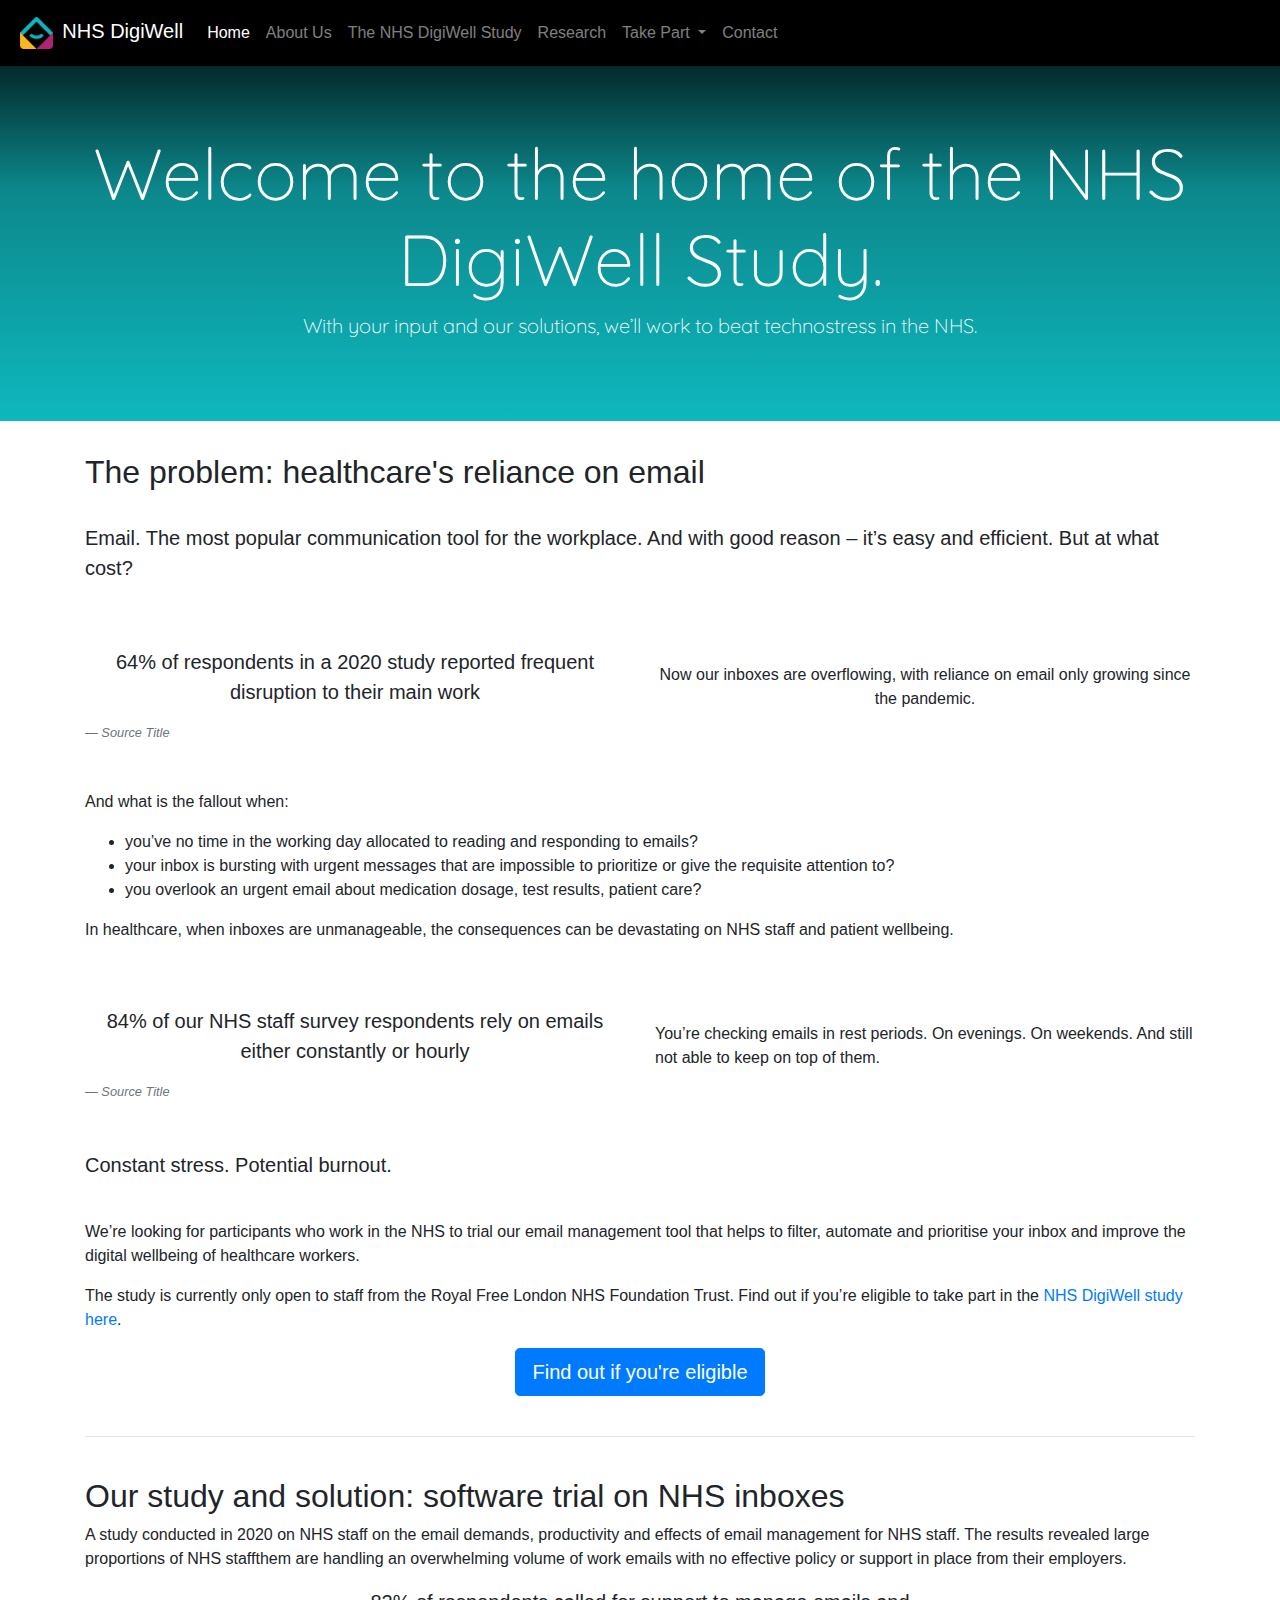
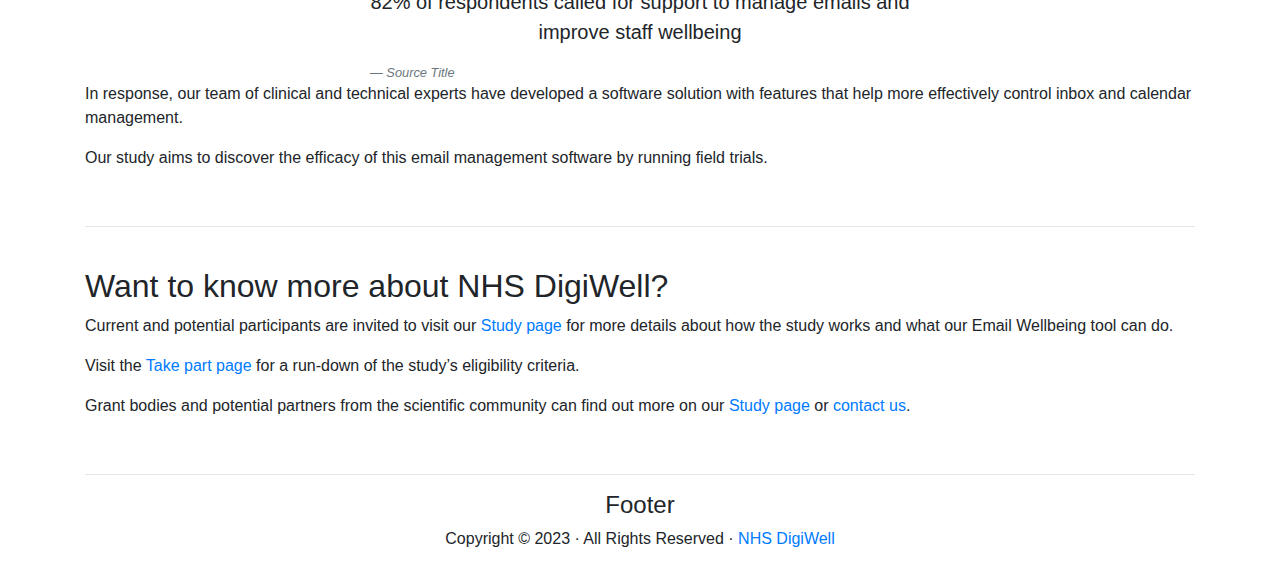
<file: index.html>
<!DOCTYPE html>
<html lang="en">
  <head>
    <meta charset="UTF-8">
    <meta http-equiv="X-UA-Compatible" content="IE=edge">
    <meta name="viewport" content="width=device-width, initial-scale=1">
    <title>NHS DigiWell</title>

    <!-- Bootstrap -->
    <link href="css/bootstrap-4.4.1.css" rel="stylesheet">
    <link href="css/style.css" rel="stylesheet">

  </head>
  <body>
    <nav class="navbar navbar-expand-lg navbar-dark">
       <a class="navbar-brand" href="index.html"><img src="images/airemail_logo.png" alt="" class="img-fluid" style="max-height: 32px; margin: 4px;" /> NHS DigiWell</a>
       <button class="navbar-toggler" type="button" data-toggle="collapse" data-target="#navbarSupportedContent" aria-controls="navbarSupportedContent" aria-expanded="false" aria-label="Toggle navigation">
       <span class="navbar-toggler-icon"></span>
       </button>
       <div class="collapse navbar-collapse" id="navbarSupportedContent">
          <ul class="navbar-nav mr-auto">
             <li class="nav-item active">
                <a class="nav-link" href="index.html">Home <span class="sr-only">(current)</span></a>
             </li>
             <li class="nav-item">
                <a class="nav-link" href="aboutus.html">About Us</a>
             </li>
             <li class="nav-item">
                <a class="nav-link" href="study.html">The NHS DigiWell Study</a>
             </li>
             <li class="nav-item">
                <a class="nav-link" href="research.html">Research</a>
             </li>
             <li class="nav-item dropdown">
                <a class="nav-link dropdown-toggle" href="#" id="navbarDropdown" role="button" data-toggle="dropdown" aria-haspopup="true" aria-expanded="false">
                Take Part
                </a>
                <div class="dropdown-menu" aria-labelledby="navbarDropdown">
                   <a class="dropdown-item" href="https://nhs.sharepoint.com/sites/msteams_a1485e">Take Part</a>
                   <a class="dropdown-item" href="https://nhs.sharepoint.com/sites/msteams_a1485e">Tips and Tricks</a>
                </div>
             </li>
             <li class="nav-item">
                <a class="nav-link" href="#">Contact</a>
             </li>
          </ul>
<!--
          <form class="form-inline my-2 my-lg-0">
             <input class="form-control mr-sm-2" type="search" placeholder="Search" aria-label="Search">
             <button class="btn btn-outline-success my-2 my-sm-0" type="submit">Search</button>
          </form>
-->
       </div>
    </nav>

    <div class="jumbotron jumbotron-fluid text-center">
       <h1 class="display-3">Welcome to the home of the NHS DigiWell Study.</h1>
       <p class="lead">With your input and our solutions, we’ll work to beat technostress in the NHS.</p>
<!--
       <hr class="my-4">
       <p>This is a simple hero unit, a simple jumbotron-style component for calling extra attention to featured content or information.</p>
       <p class="lead">
          <a class="btn btn-primary btn-lg" href="#" role="button">Learn more</a>
       </p>
-->
    </div>
    <div class="container">
       <div class="row">
          <div class="col-lg-12">
			  <h2>The problem: healthcare's reliance on email</h2><br />
			  <p class="lead">Email. The most popular communication tool for the workplace. And with good reason – it’s easy and efficient. But at what cost?</p><br />
		   </div>
       </div>
		<div class="row align-items-center">
			<div class="col-md-6 offset-md-0 col-sm-10 offset-sm-1"><br />
				<blockquote class="text-center blockquote"><p>64% of respondents in a 2020 study reported frequent disruption to their main work</p></blockquote>
				<figcaption class="blockquote-footer"><cite title="Source Title">Source Title</cite></figcaption><br />
			</div>
			<div class="col-md-6 text-center"><br />
				<p>Now our inboxes are overflowing, with reliance on email only growing since the pandemic. </p><br />
			</div>
		</div>
		<div class="row">
			<div class="col-md-12"><br />
				<p>And what is the fallout when:</p>
				<ul>
					<li>you’ve no time in the working day allocated to reading and responding to emails?</li>
					<li>your inbox is bursting with urgent messages that are impossible to prioritize or give the requisite attention to?</li>
					<li>you overlook an urgent email about medication dosage, test results, patient care? </li>
				</ul>
				<p>In healthcare, when inboxes are unmanageable, the consequences can be devastating on NHS staff and patient wellbeing.</p><br />
			</div>
		</div>
		<div class="row align-items-center">
			<div class="col-md-6 offset-md-0 col-sm-10 offset-sm-1"><br />
				<blockquote class="text-center blockquote"><p>84% of our NHS staff survey respondents rely on emails either constantly or hourly</p></blockquote>
				<figcaption class="blockquote-footer"><cite title="Source Title">Source Title</cite></figcaption><br />
			</div>
			<div class="col-md-6"><br />
				<p>You’re checking emails in rest periods. On evenings. On weekends. And still not able to keep on top of them.</p><br />
			</div>
		</div>
		<div class="row">
			<div class="col-md-12"><br />
				<p class="lead">Constant stress. Potential burnout.</p><br />
				<p>We’re looking for participants who work in the NHS to trial our email management tool that helps to filter, automate and prioritise your inbox and improve the digital wellbeing of healthcare workers.</p>
				<p>The study is currently only open to staff from the Royal Free London NHS Foundation Trust. Find out if you’re eligible to take part in the <a href="study.html">NHS DigiWell study here</a>.</p>
			</div>
			<div class="col-md-12 text-center">
 				<a href="study.html"><button type="button" class="btn btn-lg btn-primary">Find out if you're eligible</button></a>
			</div>
		</div>
       <br>
       <hr>
       <br>
		
       <div class="row">
          <div class="col-lg-12">
			  <h2>Our study and solution: software trial on NHS inboxes </h2>
			  <p>A study conducted in 2020 on NHS staff on  the email demands, productivity and effects of email management for NHS staff. The results revealed large proportions of NHS staffthem are handling an overwhelming volume of work emails with no effective policy or support in place from their employers.</p>
		   </div>
       </div>
		
		<div class="row align-items-center">
			<div class="col-lg-6 offset-lg-3 col-sm-10 offset-sm-1">
				<blockquote class="text-center blockquote"><p>82% of respondents called for support to manage emails and improve staff wellbeing</p></blockquote>
				<figcaption class="blockquote-footer"><cite title="Source Title">Source Title</cite></figcaption>
			</div>
		</div>
		
       <div class="row">
          <div class="col-lg-12">
			  <p>In response, our team of clinical and technical experts have developed a software solution with features that help more effectively control inbox and calendar management.</p>
			  <p>Our study aims to discover the efficacy of this email management software by running field trials.  </p>
		   </div>
       </div>
		
		<br /><hr /><br />
		
       <div class="row">
		   <div class="col-lg-12">
				<h2>Want to know more about NHS DigiWell?</h2>
				<p>Current and potential participants are invited to visit our <a href="study.html">Study page</a> for more details about how the study works and what our Email Wellbeing tool can do.</p>
			   	<p>Visit the <a href="study.html">Take part page</a> for a run-down of the study’s eligibility criteria.</p>
				<p>Grant bodies and potential partners from the scientific community can find out more on our <a href="study.html">Study page</a> or <a href="#">contact us</a>.</p>
		   </div>
       </div>
<!--
       <div class="row">
          <div class="col-md-4">
             <div class="card">
                <img class="card-img-top" src="images/card-img.png" alt="Card image cap">
                <div class="card-body">
                   <h4 class="card-title">Card title</h4>
                   <p class="card-text">Some quick example text to build on the card title and make up the bulk of the card's content.</p>
                   <br><br>
                   <a href="#" class="btn btn-primary">Go somewhere</a>
                </div>
             </div>
          </div>
          <div class="col-md-4">
             <div class="card">
                <div class="card-body">
                   <h5 class="card-title">Card title</h5>
                   <h6 class="card-subtitle mb-2 text-muted">Card subtitle</h6>
                   <p class="card-text">Some quick example text to build on the card title and make up the bulk of the card's content.</p>
                   <a href="#" class="card-link">Card link</a>
                   <a href="#" class="card-link">Another link</a>
                </div>
             </div>
             <br>
             <br/>
             <div class="card">
                <div class="card-header">
                   Featured
                </div>
                <ul class="list-group list-group-flush">
                   <li class="list-group-item">Cras justo odio</li>
                   <li class="list-group-item">Dapibus ac facilisis in</li>
                   <li class="list-group-item">Vestibulum at eros</li>
                </ul>
             </div>
          </div>
          <div class="col-md-4">
             <div class="card">
                <img class="card-img-top" src="images/card-img.png" alt="Card image cap">
                <div class="card-body">
                   <h5 class="card-title">Card title</h5>
                   <p class="card-text">Some text to build on the card's content.</p>
                </div>
                <ul class="list-group list-group-flush">
                   <li class="list-group-item">Cras justo odio</li>
                   <li class="list-group-item">Dapibus ac facilisis in</li>
                </ul>
                <div class="card-body">
                   <a href="#" class="card-link">Card link</a>
                   <a href="#" class="card-link">Another link</a>
                </div>
             </div>
          </div>
       </div>
       <br/>
       <br/>
       <div class="row">
          <div class=" col-md-4"> Click here to select this<strong> column.</strong> Always place your content within a column. Columns are indicated by a dashed blue line. </div>
          <div class="col-md-4 "> You can <strong>resize a column</strong> using the handle on the right. Drag it to increase or reduce the number of columns.</div>
          <div class="col-md-4 "> You can <strong>offset a column</strong> using the handle on the left. Drag it to increase or reduce the offset. </div>
       </div>
       <br/>
       <br/>
       <div class="row">
          <div class="col-md-6 text-center">
             <div class="card">
                <div class="card-body">
                   <h3>Adding <strong>Buttons</strong></h3>
                   <p>Quickly add buttons to your page by using the button component in the insert panel. </p>
                   <button type="button" class="btn btn-info btn-md">Info Button</button>
                   <button type="button" class="btn btn-success btn-md">Success Button</button>
                </div>
             </div>
          </div>
          <div class="text-center col-md-6">
             <div class="card">
                <div class="card-body">
                   <h3>Adding <strong>Badges</strong></h3>
                   <p>Using the insert panel, add badge to your page by using the badge component.</p>
                   <span class="badge badge-info">Info Badge</span> <span class="badge badge-danger">Danger Badge</span>
                </div>
             </div>
          </div>
       </div>
-->
       <br>
       <hr>
       <div class="row">
          <div class="text-center col-lg-6 offset-lg-3">
             <h4>Footer </h4>
             <p>Copyright &copy; 2023 &middot; All Rights Reserved &middot; <a href="#" >NHS DigiWell</a></p>
          </div>
       </div>
    </div>
    <!-- jQuery (necessary for Bootstrap's JavaScript plugins) --> 
    <script src="js/jquery-3.4.1.min.js"></script>

    <!-- Include all compiled plugins (below), or include individual files as needed --> 
    <script src="js/popper.min.js"></script>
    <script src="js/bootstrap-4.4.1.js"></script>
  </body>
</html>
</file>
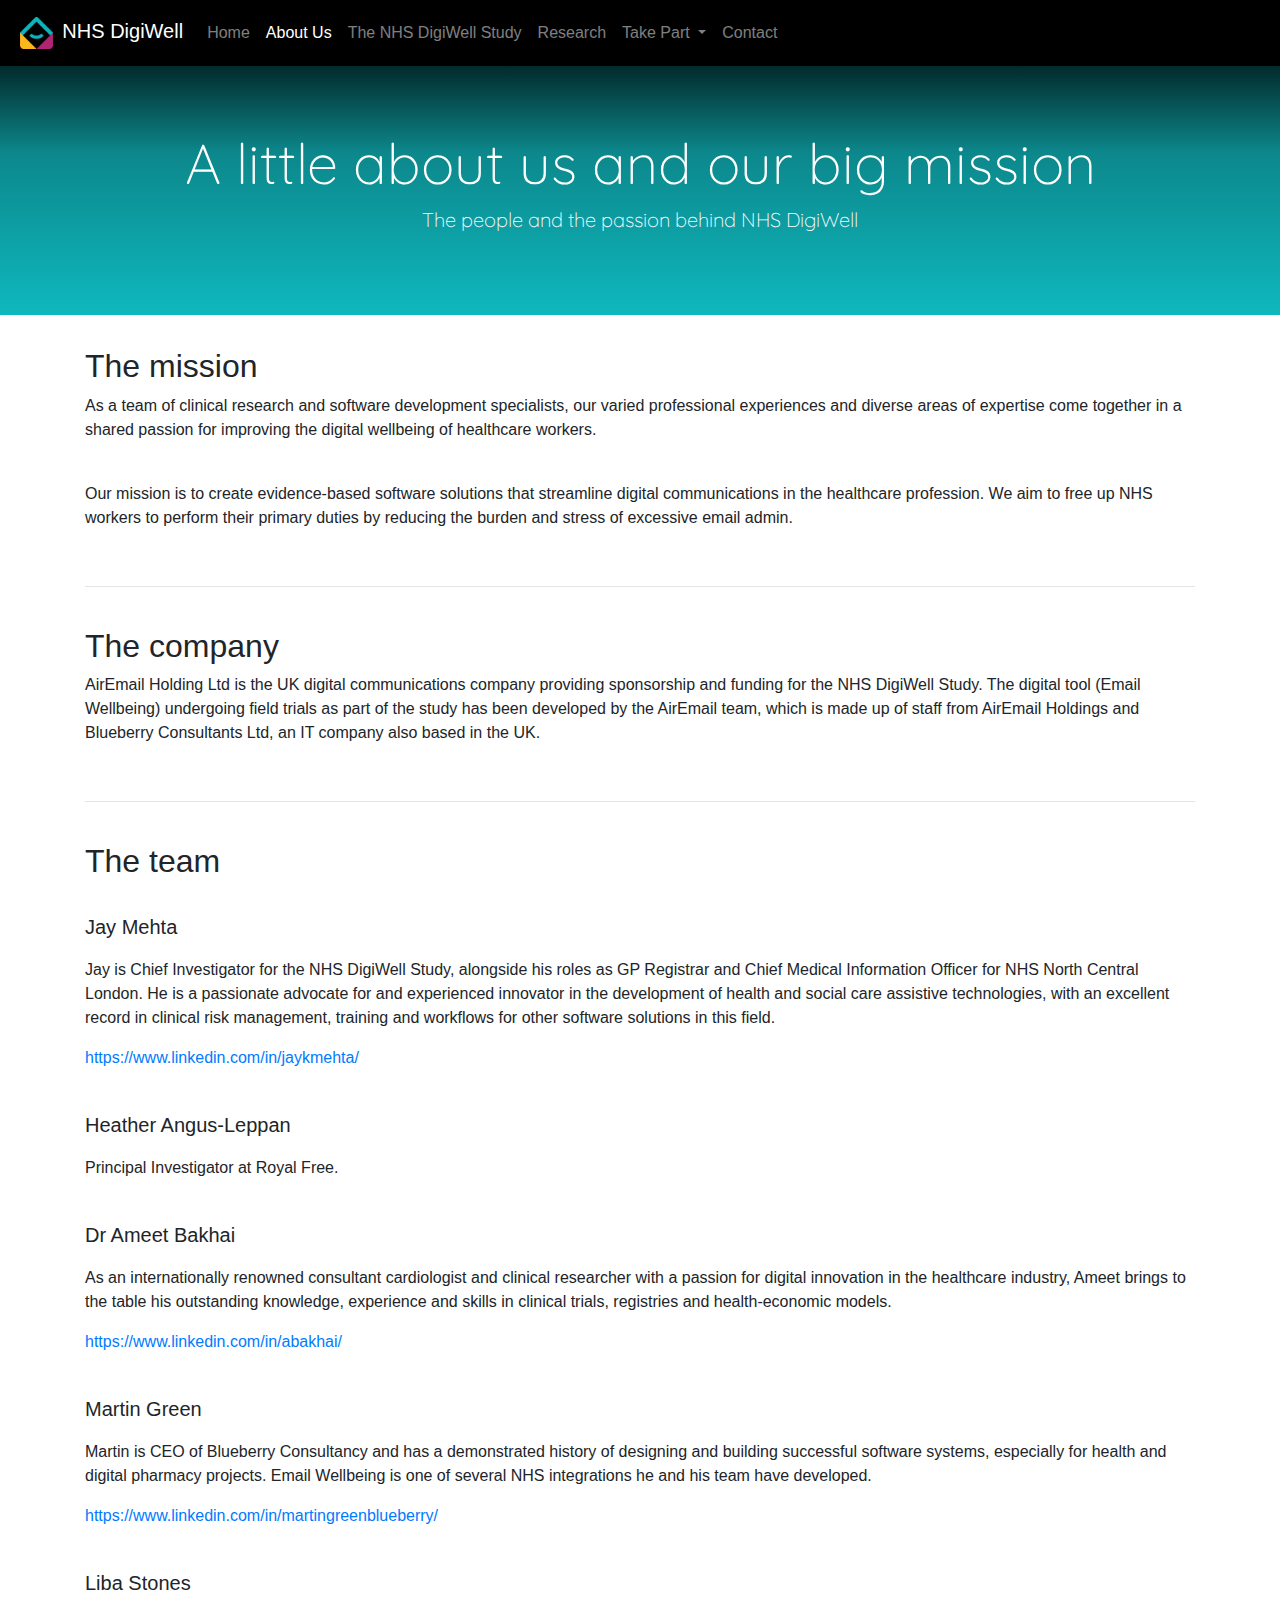
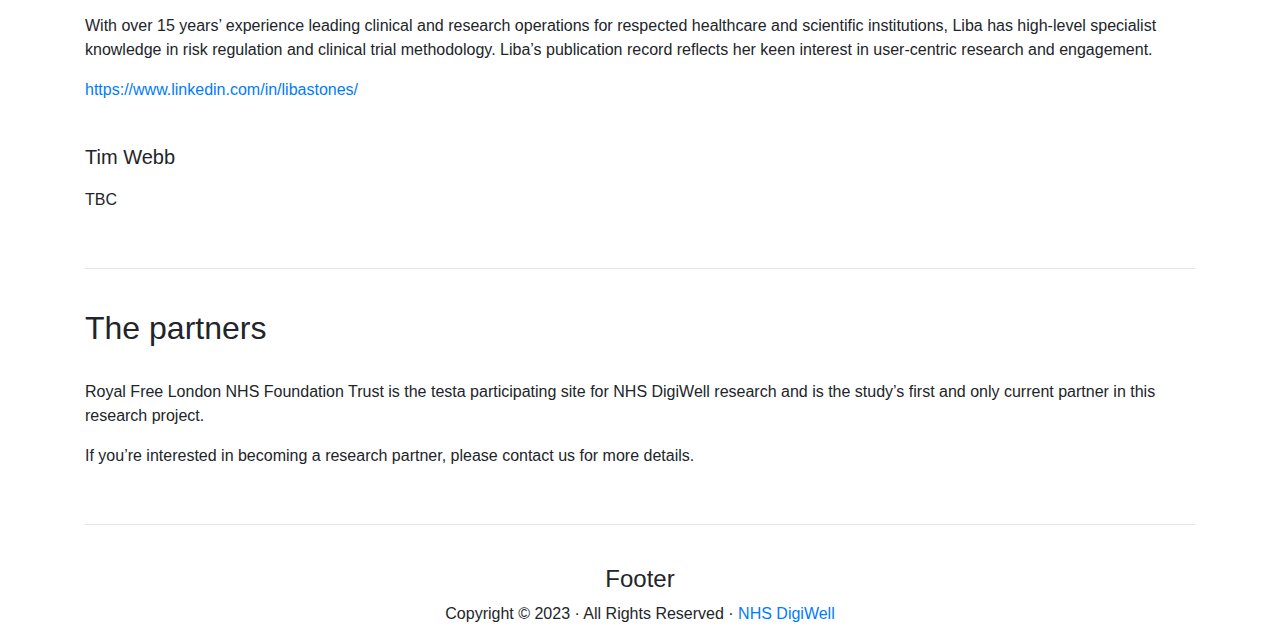
<file: aboutus.html>
<!DOCTYPE html>
<html lang="en">
  <head>
    <meta charset="UTF-8">
    <meta http-equiv="X-UA-Compatible" content="IE=edge">
    <meta name="viewport" content="width=device-width, initial-scale=1">
    <title>NHS DigiWell: About Us</title>

    <!-- Bootstrap -->
    <link href="css/bootstrap-4.4.1.css" rel="stylesheet">
    <link href="css/style.css" rel="stylesheet">

  </head>
  <body>
    <nav class="navbar navbar-expand-lg navbar-dark">
       <a class="navbar-brand" href="index.html"><img src="images/airemail_logo.png" alt="" class="img-fluid" style="max-height: 32px; margin: 4px;" /> NHS DigiWell</a>
       <button class="navbar-toggler" type="button" data-toggle="collapse" data-target="#navbarSupportedContent" aria-controls="navbarSupportedContent" aria-expanded="false" aria-label="Toggle navigation">
       <span class="navbar-toggler-icon"></span>
       </button>
       <div class="collapse navbar-collapse" id="navbarSupportedContent">
          <ul class="navbar-nav mr-auto">
             <li class="nav-item">
                <a class="nav-link" href="index.html">Home</a>
             </li>
             <li class="nav-item active">
                <a class="nav-link" href="aboutus.html">About Us <span class="sr-only">(current)</span></a>
             </li>
             <li class="nav-item">
                <a class="nav-link" href="study.html">The NHS DigiWell Study</a>
             </li>
             <li class="nav-item">
                <a class="nav-link" href="research.html">Research</a>
             </li>
             <li class="nav-item dropdown">
                <a class="nav-link dropdown-toggle" href="#" id="navbarDropdown" role="button" data-toggle="dropdown" aria-haspopup="true" aria-expanded="false">
                Take Part
                </a>
                <div class="dropdown-menu" aria-labelledby="navbarDropdown">
                   <a class="dropdown-item" href="https://nhs.sharepoint.com/sites/msteams_a1485e">Take Part</a>
                   <a class="dropdown-item" href="https://nhs.sharepoint.com/sites/msteams_a1485e">Tips and Tricks</a>
                </div>
             </li>
             <li class="nav-item">
                <a class="nav-link" href="#">Contact</a>
             </li>
          </ul>
<!--
          <form class="form-inline my-2 my-lg-0">
             <input class="form-control mr-sm-2" type="search" placeholder="Search" aria-label="Search">
             <button class="btn btn-outline-success my-2 my-sm-0" type="submit">Search</button>
          </form>
-->
       </div>
    </nav>

    <div class="jumbotron jumbotron-fluid text-center">
       <h1 class="display-4">A little about us and our big mission</h1>
       <p class="lead">The people and the passion behind NHS DigiWell</p>
    </div>
    <div class="container">
       <div class="row">
          <div class="col-lg-12">
			  <h2>The mission</h2>
			  <p>As a team of clinical research and software development specialists, our varied professional experiences and diverse areas of expertise come together in a shared passion for improving the digital wellbeing of healthcare workers.</p><br />
				<p>Our mission is to create evidence-based software solutions that streamline digital communications in the healthcare profession. We aim to free up NHS workers to perform their primary duties by reducing the burden and stress of excessive email admin. </p>
		   </div>
       </div>
		<br /><hr /><br />
       <div class="row">
          <div class="col-lg-12">
			  <h2>The company</h2>
			  <p>AirEmail Holding Ltd is the UK digital communications company providing sponsorship and funding for the NHS DigiWell Study. The digital tool (Email Wellbeing) undergoing field trials as part of the study has been developed by the AirEmail team, which is made up of staff from AirEmail Holdings and Blueberry Consultants Ltd, an IT company also based in the UK. </p>
		   </div>
       </div>
		<br /><hr /><br />
       <div class="row">
          <div class="col-lg-12">
			  <h2>The team</h2>
			  <br />
			  <p class="lead">Jay Mehta</p>
			  <p>Jay is Chief Investigator for the NHS DigiWell Study, alongside his roles as GP Registrar and Chief Medical Information Officer for NHS North Central London. He is a passionate advocate for and experienced innovator in the development of health and social care assistive technologies, with an excellent record in clinical risk management, training and workflows for other software solutions in this field.</p>
			  <p><a href="https://www.linkedin.com/in/jaykmehta/" target="_blank">https://www.linkedin.com/in/jaykmehta/</a></p>
			  <br />
			  <p class="lead">Heather Angus-Leppan</p>
			  <p>Principal Investigator at Royal Free.</p>
			  <br />
			  <p class="lead">Dr Ameet Bakhai</p>
			  <p>As an internationally renowned consultant cardiologist and clinical researcher with a passion for digital innovation in the healthcare industry, Ameet brings to the table his outstanding knowledge, experience and skills in clinical trials, registries and health-economic models.</p>
				<p><a href="https://www.linkedin.com/in/abakhai/" target="_blank">https://www.linkedin.com/in/abakhai/</a></p>
			  
			  <br />
			  <p class="lead">Martin Green</p>
			  <p>Martin is CEO of Blueberry Consultancy and has a demonstrated history of designing and building successful software systems, especially for health and digital pharmacy projects. Email Wellbeing is one of several NHS integrations he and his team have developed.</p>
				<p><a href="https://www.linkedin.com/in/martingreenblueberry/" target="_blank">https://www.linkedin.com/in/martingreenblueberry/</a></p>
			  <br />
			  <p class="lead">Liba Stones</p>
			  <p>With over 15 years’ experience leading clinical and research operations for respected healthcare and scientific institutions, Liba has high-level specialist knowledge in risk regulation and clinical trial methodology. Liba’s publication record reflects her keen interest in user-centric research and engagement. </p>
				<p><a href="https://www.linkedin.com/in/libastones/" target="_blank">https://www.linkedin.com/in/libastones/</a></p>
			  <br />
			  
			  <p class="lead">Tim Webb</p>
			  <p>TBC</p>
			  
		   </div>
       </div>
		<br /><hr /><br />
       <div class="row">
          <div class="col-lg-12">
			  <h2>The partners</h2>
			  <br />
			  <p>Royal Free London NHS Foundation Trust is the testa participating site for NHS DigiWell research and is the study’s first and only current partner in this research project.</p>
				<p>If you’re interested in becoming a research partner, please contact us for more details.</p>
		   </div>
       </div>
		
		
       <br><hr><br />
       <div class="row">
          <div class="text-center col-lg-6 offset-lg-3">
             <h4>Footer </h4>
             <p>Copyright &copy; 2023 &middot; All Rights Reserved &middot; <a href="#" >NHS DigiWell</a></p>
          </div>
       </div>
    </div>
    <!-- jQuery (necessary for Bootstrap's JavaScript plugins) --> 
    <script src="js/jquery-3.4.1.min.js"></script>

    <!-- Include all compiled plugins (below), or include individual files as needed --> 
    <script src="js/popper.min.js"></script>
    <script src="js/bootstrap-4.4.1.js"></script>
  </body>
</html>
</file>
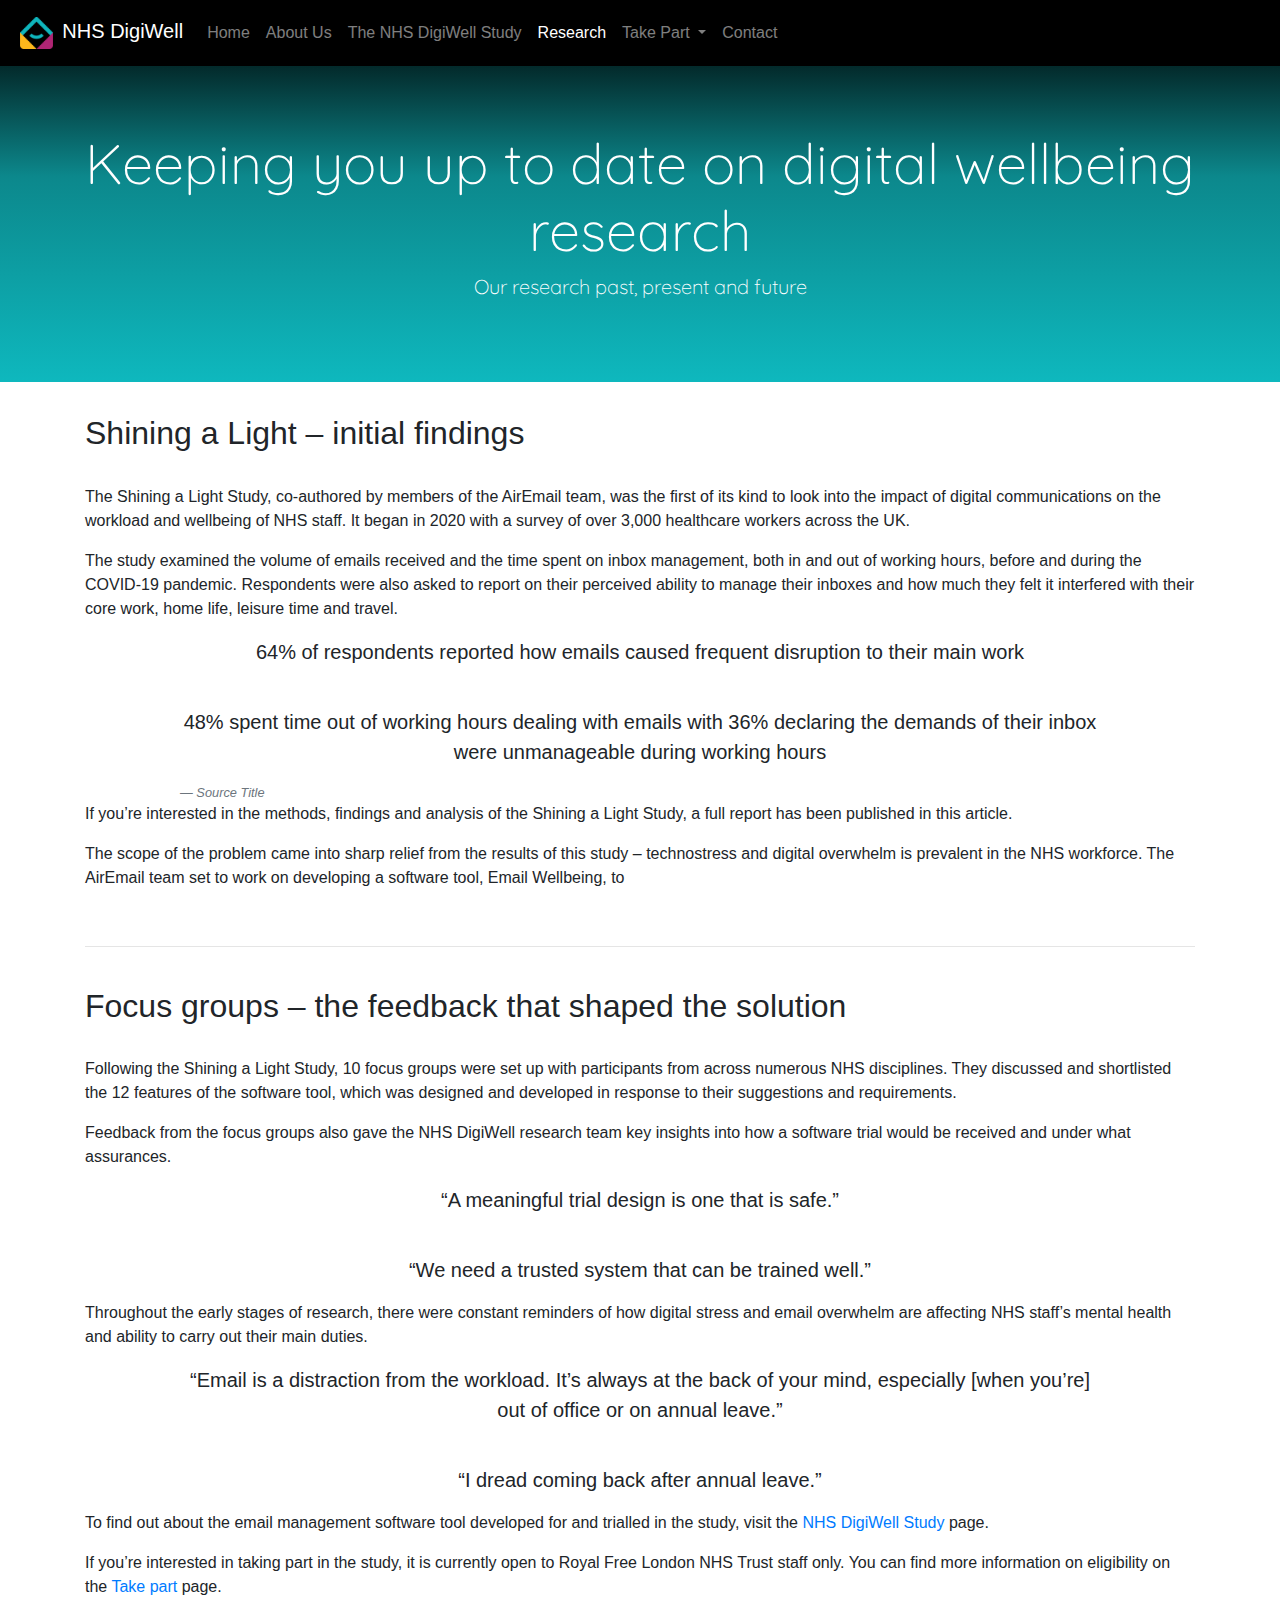
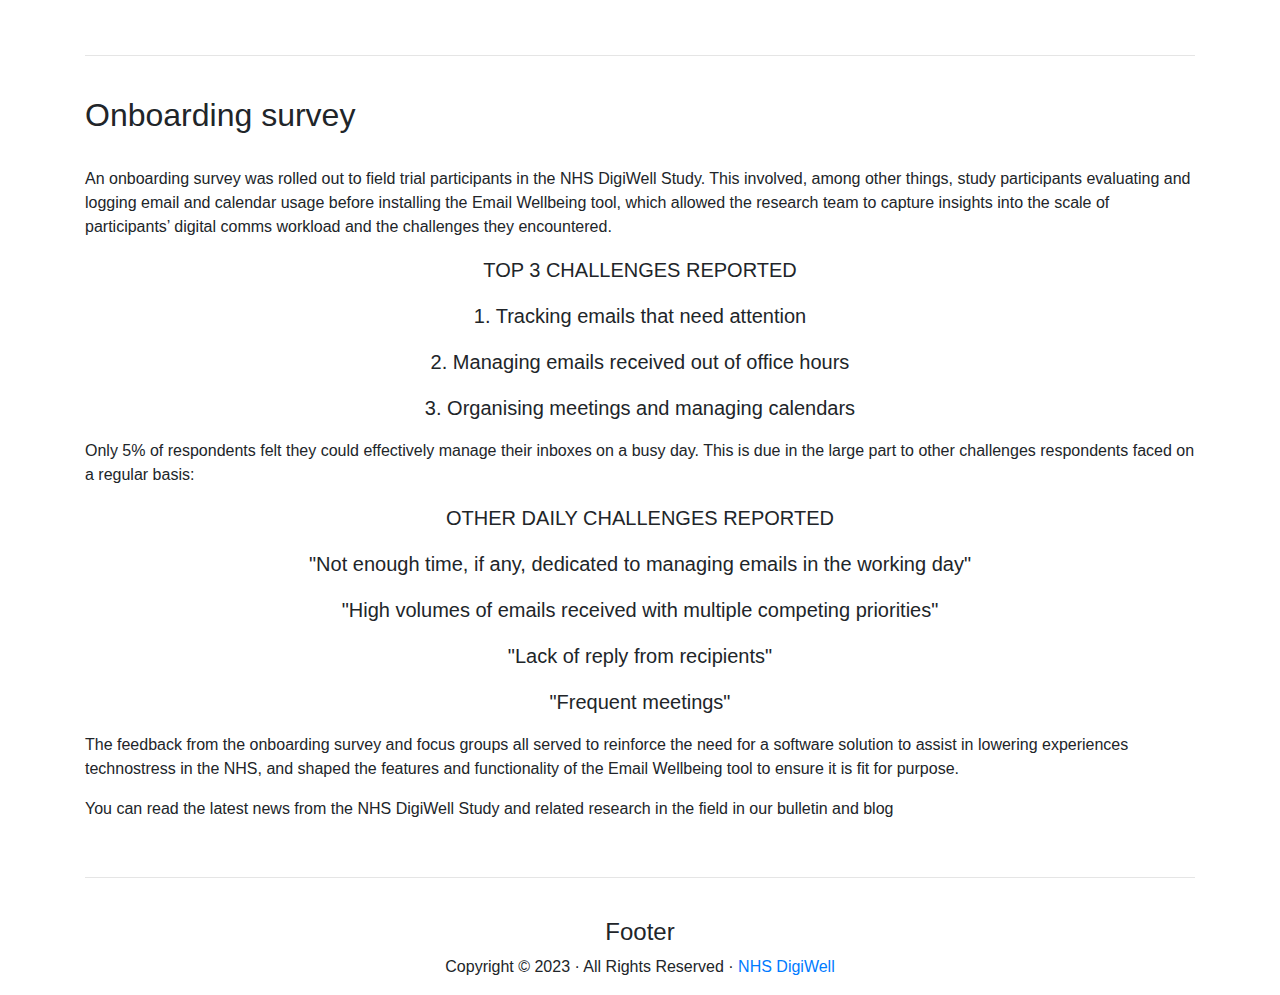
<file: research.html>
<!DOCTYPE html>
<html lang="en">
  <head>
    <meta charset="UTF-8">
    <meta http-equiv="X-UA-Compatible" content="IE=edge">
    <meta name="viewport" content="width=device-width, initial-scale=1">
    <title>NHS DigiWell: Research</title>

    <!-- Bootstrap -->
    <link href="css/bootstrap-4.4.1.css" rel="stylesheet">
    <link href="css/style.css" rel="stylesheet">

  </head>
  <body>
    <nav class="navbar navbar-expand-lg navbar-dark">
       <a class="navbar-brand" href="index.html"><img src="images/airemail_logo.png" alt="" class="img-fluid" style="max-height: 32px; margin: 4px;" /> NHS DigiWell</a>
       <button class="navbar-toggler" type="button" data-toggle="collapse" data-target="#navbarSupportedContent" aria-controls="navbarSupportedContent" aria-expanded="false" aria-label="Toggle navigation">
       <span class="navbar-toggler-icon"></span>
       </button>
       <div class="collapse navbar-collapse" id="navbarSupportedContent">
          <ul class="navbar-nav mr-auto">
             <li class="nav-item">
                <a class="nav-link" href="index.html">Home</a>
             </li>
             <li class="nav-item">
                <a class="nav-link" href="aboutus.html">About Us</a>
             </li>
             <li class="nav-item">
                <a class="nav-link" href="study.html">The NHS DigiWell Study</a>
             </li>
             <li class="nav-item active">
                <a class="nav-link" href="research.html">Research <span class="sr-only">(current)</span></a>
             </li>
             <li class="nav-item dropdown">
                <a class="nav-link dropdown-toggle" href="#" id="navbarDropdown" role="button" data-toggle="dropdown" aria-haspopup="true" aria-expanded="false">
                Take Part
                </a>
                <div class="dropdown-menu" aria-labelledby="navbarDropdown">
                   <a class="dropdown-item" href="https://nhs.sharepoint.com/sites/msteams_a1485e">Take Part</a>
                   <a class="dropdown-item" href="https://nhs.sharepoint.com/sites/msteams_a1485e">Tips and Tricks</a>
                </div>
             </li>
             <li class="nav-item">
                <a class="nav-link" href="#">Contact</a>
             </li>
          </ul>
<!--
          <form class="form-inline my-2 my-lg-0">
             <input class="form-control mr-sm-2" type="search" placeholder="Search" aria-label="Search">
             <button class="btn btn-outline-success my-2 my-sm-0" type="submit">Search</button>
          </form>
-->
       </div>
    </nav>

    <div class="jumbotron jumbotron-fluid text-center">
       <h1 class="display-4">Keeping you up to date on digital wellbeing research</h1>
       <p class="lead">Our research past, present and future</p>
    </div>
    <div class="container">
       <div class="row">
          <div class="col-lg-12">
			  <h2>Shining a Light – initial findings</h2><br />
				<p>The Shining a Light Study, co-authored by members of the AirEmail team, was the first of its kind to look into the impact of digital communications on the workload and wellbeing of NHS staff. It began in 2020 with a survey of over 3,000 healthcare workers across the UK.</p>
				<p>The study examined the volume of emails received and the time spent on inbox management, both in and out of working hours, before and during the COVID-19 pandemic. Respondents were also asked to report on their perceived ability to manage their inboxes and how much they felt it interfered with their core work, home life, leisure time and travel.</p>
		   </div>
       </div>
	  <div class="row align-items-center">
			<div class="col-sm-10 offset-sm-1">
				<blockquote class="text-center blockquote"><p>64% of respondents reported how emails caused frequent disruption to their main work</p></blockquote><br />					
				<blockquote class="text-center blockquote"><p>48% spent time out of working hours dealing with emails with 36% declaring the demands of their inbox were unmanageable during working hours</p></blockquote>
				<figcaption class="blockquote-footer"><cite title="Source Title">Source Title</cite></figcaption>
			</div>
	  </div>
       <div class="row">
          <div class="col-lg-12">
				<p>If you’re interested in the methods, findings and analysis of the Shining a Light Study, a full report has been published in this article.</p>
			  <p>The scope of the problem came into sharp relief from the results of this study – technostress and digital overwhelm is prevalent in the NHS workforce. The AirEmail team set to work on developing a software tool, Email Wellbeing, to</p>
		   </div>
       </div>
	  
		<br /><hr /><br />
		
       <div class="row">
          <div class="col-lg-12">
			  <h2>Focus groups – the feedback that shaped the solution</h2><br />
			  <p>Following the Shining a Light Study, 10 focus groups were set up with participants from across numerous NHS disciplines. They discussed and shortlisted the 12 features of the software tool, which was designed and developed in response to their suggestions and requirements.</p>
			  <p>Feedback from the focus groups also gave the NHS DigiWell research team key insights into how a software trial would be received and under what assurances.</p>
		   </div>
       </div>
	  <div class="row align-items-center">
			<div class="col-sm-10 offset-sm-1">
				<blockquote class="text-center blockquote"><p>“A meaningful trial design is one that is safe.”</p></blockquote><br />					
				<blockquote class="text-center blockquote"><p>“We need a trusted system that can be trained well.”</p></blockquote>
			</div>
	  </div>
       <div class="row">
          <div class="col-lg-12">
			  <p>Throughout the early stages of research, there were constant reminders of how digital stress and email overwhelm are affecting NHS staff’s mental health and ability to carry out their main duties.</p>
		   </div>
       </div>
	  <div class="row align-items-center">
			<div class="col-sm-10 offset-sm-1">
				<blockquote class="text-center blockquote"><p>“Email is a distraction from the workload. It’s always at the back of your mind, especially [when you’re] out of office or on annual leave.”</p></blockquote><br />					
				<blockquote class="text-center blockquote"><p>“I dread coming back after annual leave.”</p></blockquote>
			</div>
	  </div>
       <div class="row">
          <div class="col-lg-12">
			  <p>To find out about the email management software tool developed for and trialled in the study, visit the <a href="study.html">NHS DigiWell Study</a> page.</p>
			  <p>If you’re interested in taking part in the study, it is currently open to Royal Free London NHS Trust staff only. You can find more information on eligibility on the <a href="takepart.html">Take part</a> page.</p>
		   </div>
       </div>
		
		<br /><hr /><br />
		
       <div class="row">
          <div class="col-lg-12">
			  <h2>Onboarding survey</h2><br />
			  <p>An onboarding survey was rolled out to field trial participants in the NHS DigiWell Study. This involved, among other things, study participants evaluating and logging email and calendar usage before installing the Email Wellbeing tool, which allowed the research team to capture insights into the scale of participants’ digital comms workload and the challenges they encountered.</p>
		   </div>
       </div>
		
	  <div class="row align-items-center">
			<div class="col-sm-10 offset-sm-1">
				<blockquote class="text-center blockquote"><p>TOP 3 CHALLENGES REPORTED</p></blockquote>
				<blockquote class="text-center blockquote"><p>1. Tracking emails that need attention</p></blockquote>
				<blockquote class="text-center blockquote"><p>2. Managing emails received out of office hours</p></blockquote>
				<blockquote class="text-center blockquote"><p>3. Organising meetings and managing calendars</p></blockquote>
			</div>
	  </div>

		<div class="row">
          <div class="col-lg-12">
			  <p>Only 5% of respondents felt they could effectively manage their inboxes on a busy day. This is due in the large part to other challenges respondents faced on a regular basis:</p>
		   </div>
       </div>
	  <div class="row align-items-center">
			<div class="col-sm-10 offset-sm-1">
				<blockquote class="text-center blockquote"><p>OTHER DAILY CHALLENGES REPORTED</p></blockquote>
				<blockquote class="text-center blockquote"><p>"Not enough time, if any, dedicated to managing emails in the working day"</p></blockquote>
				<blockquote class="text-center blockquote"><p>"High volumes of emails received with multiple competing priorities"</p></blockquote>
				<blockquote class="text-center blockquote"><p>"Lack of reply from recipients"</p></blockquote>
				<blockquote class="text-center blockquote"><p>"Frequent meetings"</p></blockquote>
			</div>
	  </div>
		<div class="row">
          <div class="col-lg-12">
			  <p>The feedback from the onboarding survey and focus groups all served to reinforce the need for a software solution to assist in lowering experiences technostress in the NHS, and shaped the features and functionality of the Email Wellbeing tool to ensure it is fit for purpose.</p>
			  <p>You can read the latest news from the NHS DigiWell Study and related research in the field in our bulletin and blog</p>
		   </div>
       </div>
		
       <br><hr><br />
       <div class="row">
          <div class="text-center col-lg-6 offset-lg-3">
             <h4>Footer </h4>
             <p>Copyright &copy; 2023 &middot; All Rights Reserved &middot; <a href="#" >NHS DigiWell</a></p>
          </div>
       </div>
    </div>
    <!-- jQuery (necessary for Bootstrap's JavaScript plugins) --> 
    <script src="js/jquery-3.4.1.min.js"></script>

    <!-- Include all compiled plugins (below), or include individual files as needed --> 
    <script src="js/popper.min.js"></script>
    <script src="js/bootstrap-4.4.1.js"></script>
  </body>
</html>
</file>
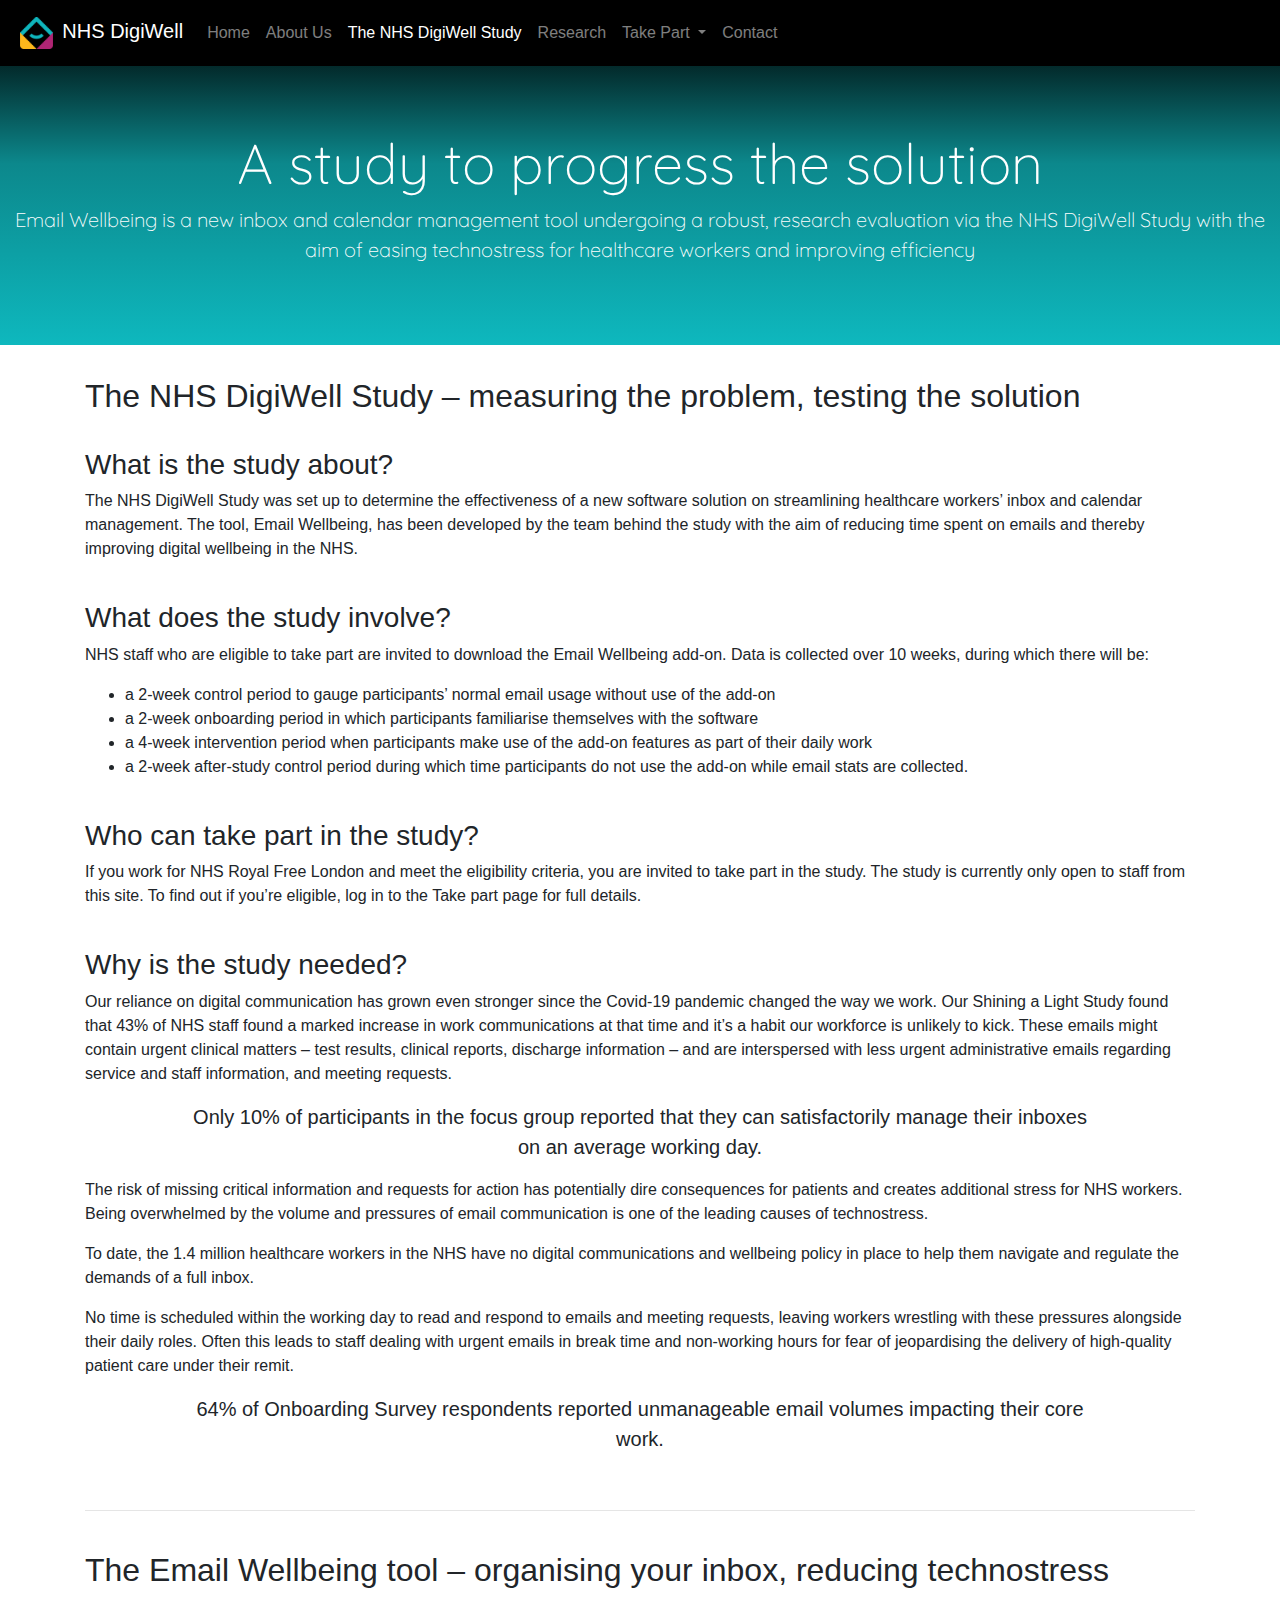
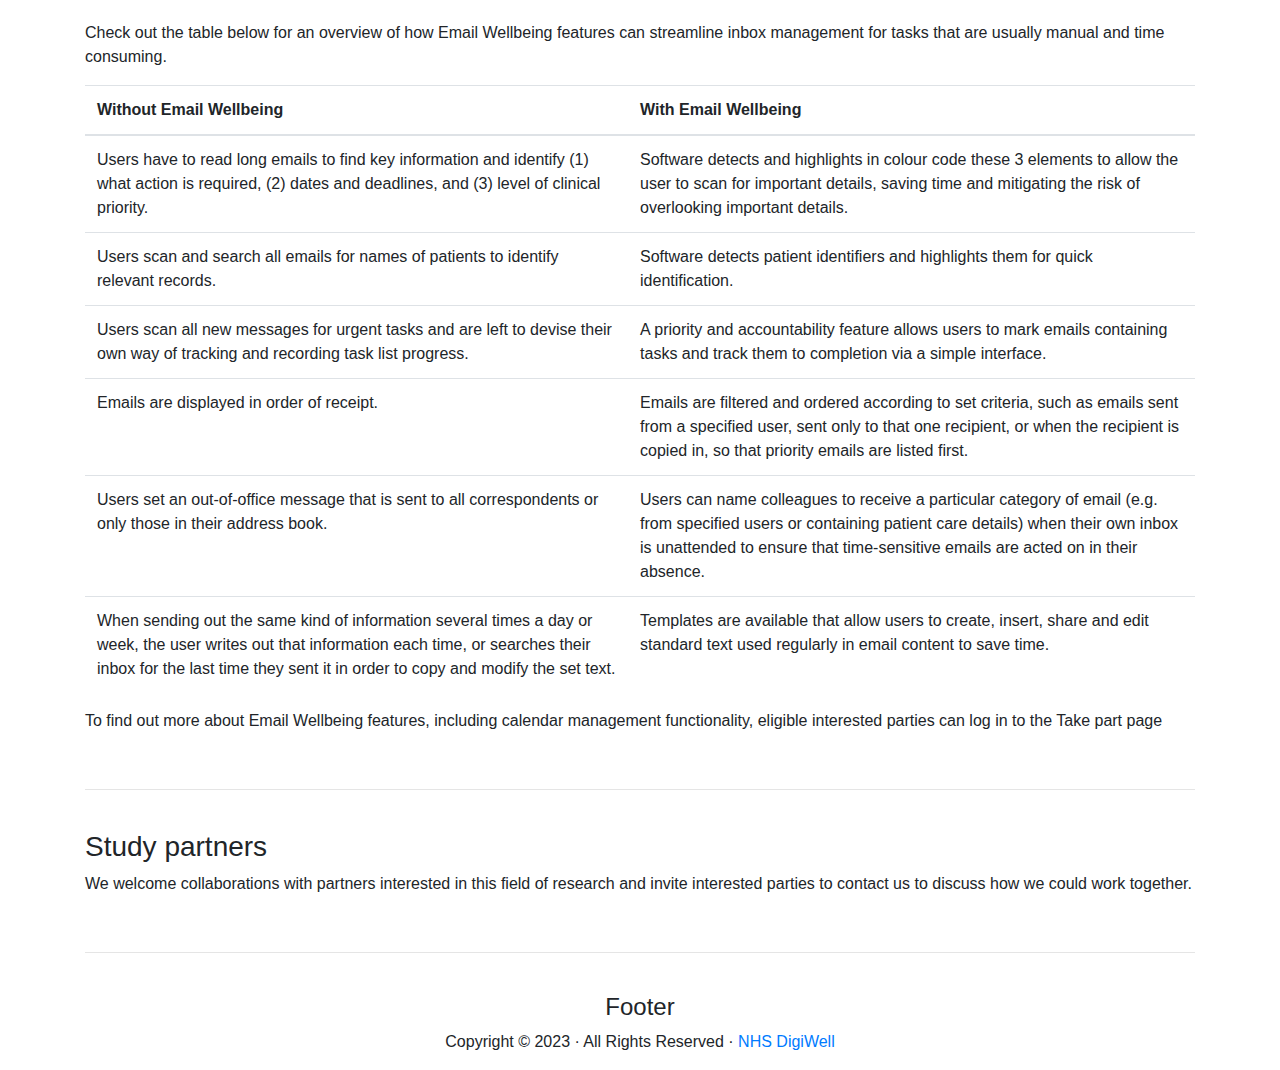
<file: study.html>
<!DOCTYPE html>
<html lang="en">
  <head>
    <meta charset="UTF-8">
    <meta http-equiv="X-UA-Compatible" content="IE=edge">
    <meta name="viewport" content="width=device-width, initial-scale=1">
    <title>NHS DigiWell: Study</title>

    <!-- Bootstrap -->
    <link href="css/bootstrap-4.4.1.css" rel="stylesheet">
    <link href="css/style.css" rel="stylesheet">

  </head>
  <body>
    <nav class="navbar navbar-expand-lg navbar-dark">
       <a class="navbar-brand" href="index.html"><img src="images/airemail_logo.png" alt="" class="img-fluid" style="max-height: 32px; margin: 4px;" /> NHS DigiWell</a>
       <button class="navbar-toggler" type="button" data-toggle="collapse" data-target="#navbarSupportedContent" aria-controls="navbarSupportedContent" aria-expanded="false" aria-label="Toggle navigation">
       <span class="navbar-toggler-icon"></span>
       </button>
       <div class="collapse navbar-collapse" id="navbarSupportedContent">
          <ul class="navbar-nav mr-auto">
             <li class="nav-item">
                <a class="nav-link" href="index.html">Home</a>
             </li>
             <li class="nav-item">
                <a class="nav-link" href="aboutus.html">About Us</a>
             </li>
             <li class="nav-item active">
                <a class="nav-link" href="study.html">The NHS DigiWell Study <span class="sr-only">(current)</span></a>
             </li>
             <li class="nav-item">
                <a class="nav-link" href="research.html">Research</a>
             </li>
             <li class="nav-item dropdown">
                <a class="nav-link dropdown-toggle" href="#" id="navbarDropdown" role="button" data-toggle="dropdown" aria-haspopup="true" aria-expanded="false">
                Take Part
                </a>
                <div class="dropdown-menu" aria-labelledby="navbarDropdown">
                   <a class="dropdown-item" href="https://nhs.sharepoint.com/sites/msteams_a1485e">Take Part</a>
                   <a class="dropdown-item" href="https://nhs.sharepoint.com/sites/msteams_a1485e">Tips and Tricks</a>
                </div>
             </li>
             <li class="nav-item">
                <a class="nav-link" href="#">Contact</a>
             </li>
          </ul>
<!--
          <form class="form-inline my-2 my-lg-0">
             <input class="form-control mr-sm-2" type="search" placeholder="Search" aria-label="Search">
             <button class="btn btn-outline-success my-2 my-sm-0" type="submit">Search</button>
          </form>
-->
       </div>
    </nav>

    <div class="jumbotron jumbotron-fluid text-center">
       <h1 class="display-4">A study to progress the solution</h1>
       <p class="lead">Email Wellbeing is a new inbox and calendar management tool undergoing a robust, research evaluation via the NHS DigiWell Study with the aim of easing technostress for healthcare workers and improving efficiency</p>
    </div>
    <div class="container">
       <div class="row">
          <div class="col-lg-12">
			  <h2>The NHS DigiWell Study – measuring the problem, testing the solution</h2><br />
			  <h3>What is the study about?</h3>
			  <p>The NHS DigiWell Study was set up to determine the effectiveness of a new software solution on streamlining healthcare workers’ inbox and calendar management. The tool, Email Wellbeing, has been developed by the team behind the study with the aim of reducing time spent on emails and thereby improving digital wellbeing in the NHS.</p><br />
			  
			  <h3>What does the study involve?</h3>
			  <p>NHS staff who are eligible to take part are invited to download the Email Wellbeing add-on. Data is collected over 10 weeks, during which there will be:</p>
			  <ul>
				  <li>a 2-week control period to gauge participants’ normal email usage without use of the add-on</li>
				  <li>a 2-week onboarding period in which participants familiarise themselves with the software</li>
				  <li>a 4-week intervention period when participants make use of the add-on features as part of their daily work</li>
				  <li>a 2-week after-study control period during which time participants do not use the add-on while email stats are collected.</li>
			  </ul><br />
			  
			  <h3>Who can take part in the study?</h3>
			  <p>If you work for NHS Royal Free London and meet the eligibility criteria, you are invited to take part in the study. The study is currently only open to staff from this site. To find out if you’re eligible, log in to the Take part page for full details.</p><br />
			  
			  <h3>Why is the study needed?</h3>
			  <p>Our reliance on digital communication has grown even stronger since the Covid-19 pandemic changed the way we work. Our Shining a Light Study found that 43% of NHS staff found a marked increase in work communications at that time and it’s a habit our workforce is unlikely to kick. These emails might contain urgent clinical matters – test results, clinical reports, discharge information – and are interspersed with less urgent administrative emails regarding service and staff information, and meeting requests.</p>
		   </div>
       </div>
	  <div class="row align-items-center">
			<div class="col-sm-10 offset-sm-1">
				<blockquote class="text-center blockquote"><p>Only 10% of participants in the focus group reported that they can satisfactorily manage their inboxes on an average working day.</p></blockquote>
			</div>
	  </div>
       <div class="row">
          <div class="col-lg-12">
				<p>The risk of missing critical information and requests for action has potentially dire consequences for patients and creates additional stress for NHS workers. Being overwhelmed by the volume and pressures of email communication is one of the leading causes of technostress.</p>
			  <p>To date, the 1.4 million healthcare workers in the NHS have no digital communications and wellbeing policy in place to help them navigate and regulate the demands of a full inbox.</p>
			  <p>No time is scheduled within the working day to read and respond to emails and meeting requests, leaving workers wrestling with these pressures alongside their daily roles. Often this leads to staff dealing with urgent emails in break time and non-working hours for fear of jeopardising the delivery of high-quality patient care under their remit.</p>
		   </div>
       </div>
	  <div class="row align-items-center">
			<div class="col-sm-10 offset-sm-1">
				<blockquote class="text-center blockquote"><p>64% of Onboarding Survey respondents reported unmanageable email volumes impacting their core work.</p></blockquote>
			</div>
	  </div>
	  
		<br /><hr /><br />
		
       <div class="row">
          <div class="col-lg-12">
			  <h2>The Email Wellbeing tool – organising your inbox, reducing technostress</h2><br />
			  <p>Check out the table below for an overview of how Email Wellbeing features can streamline inbox management for tasks that are usually manual and time consuming.</p>
			  <table class="table">
				  <thead>
					<tr>
					  <th scope="col">Without Email Wellbeing</th>
					  <th scope="col">With Email Wellbeing</th>
					</tr>
				  </thead>
				  <tbody>
					<tr>
					  <td>Users have to read long emails to find key information and identify (1) what action is required, (2) dates and deadlines, and (3) level of clinical priority.</td>
						<td>Software detects and highlights in colour code these 3 elements to allow the user to scan for important details, saving time and mitigating the risk of overlooking important details.</td>
					</tr>
					<tr>
						<td>Users scan and search all emails for names of patients to identify relevant records.</td>
						<td>Software detects patient identifiers and highlights them for quick identification.</td>
					</tr>
					<tr>
					  <td>Users scan all new messages for urgent tasks and are left to devise their own way of tracking and recording task list progress.</td>
						<td>A priority and accountability feature allows users to mark emails containing tasks and track them to completion via a simple interface.</td>
					</tr>
					<tr>
						<td>Emails are displayed in order of receipt.</td>
						<td>Emails are filtered and ordered according to set criteria, such as emails sent from a specified user, sent only to that one recipient, or when the recipient is copied in, so that priority emails are listed first.</td>
					</tr>
					<tr>
					  <td>Users set an out-of-office message that is sent to all correspondents or only those in their address book.</td>
						<td>Users can name colleagues to receive a particular category of email (e.g. from specified users or containing patient care details) when their own inbox is unattended to ensure that time-sensitive emails are acted on in their absence.</td>
					</tr>
					<tr>
					  <td>When sending out the same kind of information several times a day or week, the user writes out that information each time, or searches their inbox for the last time they sent it in order to copy and modify the set text.</td>
						<td>Templates are available that allow users to create, insert, share and edit standard text used regularly in email content to save time.</td>
					</tr>
				  </tbody>
				</table>
			  <p>To find out more about Email Wellbeing features, including calendar management functionality, eligible interested parties can log in to the Take part page</p>
		   </div>
       </div>
		<br /><hr /><br />
       <div class="row">
          <div class="col-lg-12">
			  <h3>Study partners</h3>
			  <p>We welcome collaborations with partners interested in this field of research and invite interested parties to contact us to discuss how we could work together.</p>
		   </div>
       </div>
       <br><hr><br />
       <div class="row">
          <div class="text-center col-lg-6 offset-lg-3">
             <h4>Footer </h4>
             <p>Copyright &copy; 2023 &middot; All Rights Reserved &middot; <a href="#" >NHS DigiWell</a></p>
          </div>
       </div>
    </div>
    <!-- jQuery (necessary for Bootstrap's JavaScript plugins) --> 
    <script src="js/jquery-3.4.1.min.js"></script>

    <!-- Include all compiled plugins (below), or include individual files as needed --> 
    <script src="js/popper.min.js"></script>
    <script src="js/bootstrap-4.4.1.js"></script>
  </body>
</html>
</file>
<file: css/style.css>
@charset "UTF-8";
/* CSS Document */

@import url('https://fonts.googleapis.com/css2?family=Quicksand:wght@300;500;700&display=swap');

div.jumbotron {
	 background: rgb(3,42,43);
	background: -webkit-linear-gradient(rgba(3,42,43,1) 0%, rgba(12,136,140,1) 35%, rgba(14,184,190,1) 100%);
	background: -o-linear-gradient(rgba(3,42,43,1) 0%, rgba(12,136,140,1) 35%, rgba(14,184,190,1) 100%);
	background: linear-gradient(rgba(3,42,43,1) 0%, rgba(12,136,140,1) 35%, rgba(14,184,190,1) 100%);
	color: #ffffff;
	font-family: 'Quicksand', sans-serif;
}

nav.navbar {
	background-color: #000;
}
</file>
